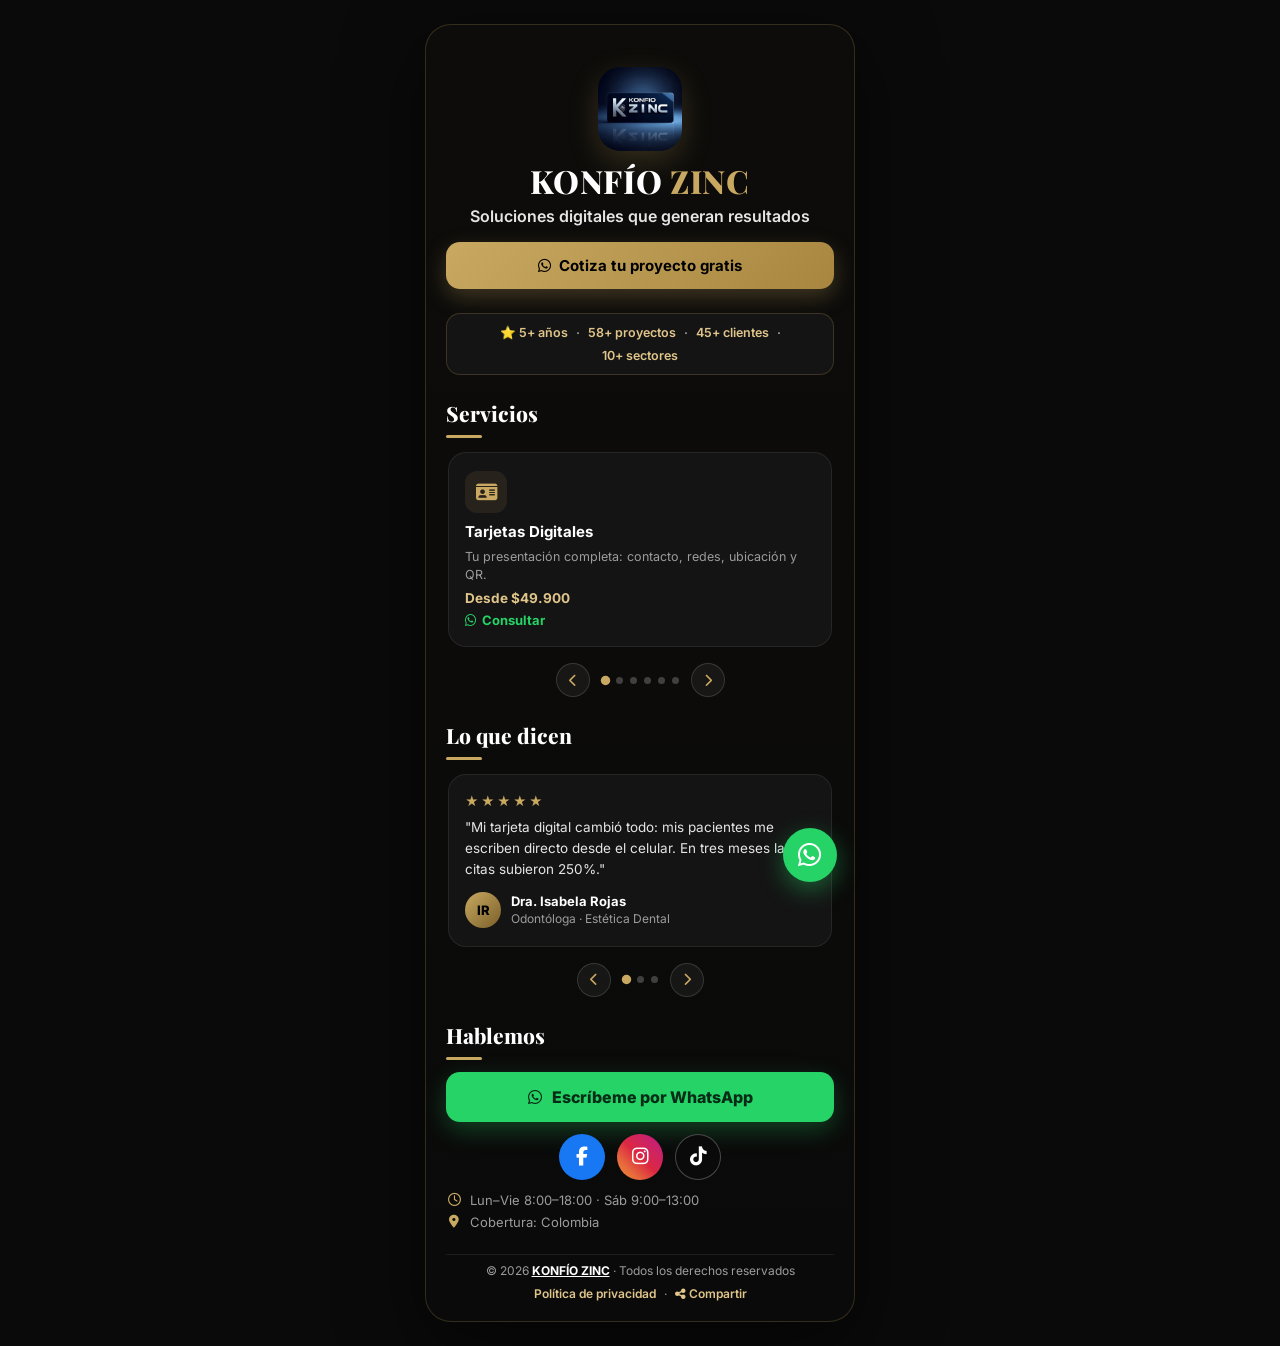
<file: index.html>
<!DOCTYPE html>
<html lang="es-CO">
<head>
<meta charset="UTF-8">
<meta name="viewport" content="width=device-width, initial-scale=1.0">
<meta name="theme-color" content="#0A0A0A">

<!-- ═══ SEO ═══════════════════════════════════════════ -->
<title>KONFÍO ZINC | Soluciones digitales para negocios</title>
<meta name="description" content="KONFÍO ZINC — Tarjetas digitales, catálogos, menús, landing pages, códigos QR y agentes IA para hacer crecer tu negocio. Colombia.">
<meta name="author" content="KONFÍO ZINC">
<meta name="robots" content="index, follow, max-image-preview:large">
<link rel="canonical" href="https://konfiozinc.github.io/tarjetapre/">

<!-- ═══ OPEN GRAPH ═════════════════════════════════════ -->
<meta property="og:type" content="website">
<meta property="og:site_name" content="KONFÍO ZINC">
<meta property="og:locale" content="es_CO">
<meta property="og:url" content="https://konfiozinc.github.io/tarjetapre/">
<meta property="og:title" content="KONFÍO ZINC | Soluciones digitales para negocios">
<meta property="og:description" content="Tarjetas digitales, catálogos, menús, landing pages, códigos QR y agentes IA para hacer crecer tu negocio.">
<meta property="og:image" content="https://konfiozinc.github.io/tarjetapre/og-image.jpg">
<meta property="og:image:width" content="1200">
<meta property="og:image:height" content="630">
<meta property="og:image:alt" content="KONFÍO ZINC — Soluciones digitales para negocios">

<!-- ═══ TWITTER CARD ═══════════════════════════════════ -->
<meta name="twitter:card" content="summary_large_image">
<meta name="twitter:title" content="KONFÍO ZINC | Soluciones digitales para negocios">
<meta name="twitter:description" content="Impulsamos tu marca con estrategias digitales que generan resultados medibles.">
<meta name="twitter:image" content="https://konfiozinc.github.io/tarjetapre/og-image.jpg">

<!-- ═══ PWA ═══════════════════════════════════════════ -->
<link rel="manifest" href="manifest.json">
<link rel="icon" type="image/jpeg" href="assets/logo.jpeg">
<link rel="apple-touch-icon" href="icons/apple-touch-180.png">

<!-- ═══ GA4 ═══════════════════════════════════════════ -->
<script async src="https://www.googletagmanager.com/gtag/js?id=G-0JKTZNMPWX"></script>
<script>
  window.dataLayer = window.dataLayer || [];
  function gtag(){dataLayer.push(arguments);}
  gtag('js', new Date());
  gtag('config', 'G-0JKTZNMPWX', { send_page_view: true });
</script>

<!-- ═══ JSON-LD ═══════════════════════════════════════ -->
<script type="application/ld+json">
{
  "@context": "https://schema.org",
  "@type": "ProfessionalService",
  "name": "KONFÍO ZINC",
  "alternateName": "Konfio Zinc · KZ Soluciones Digitales",
  "description": "Agencia de soluciones digitales: tarjetas digitales, catálogos digitales, menús digitales, landing pages, códigos QR y agentes IA para negocios en Colombia.",
  "url": "https://konfiozinc.github.io/tarjetapre/",
  "image": "https://konfiozinc.github.io/tarjetapre/og-image.jpg",
  "logo": "https://konfiozinc.github.io/tarjetapre/assets/logo.jpeg",
  "email": "konfiozinc@gmail.com",
  "telephone": "+573206411340",
  "priceRange": "$$",
  "currenciesAccepted": "COP",
  "founder": { "@type": "Person", "name": "Darwin Montalvo", "jobTitle": "Fundador" },
  "address": { "@type": "PostalAddress", "addressCountry": "CO", "addressRegion": "Colombia" },
  "areaServed": { "@type": "Country", "name": "Colombia" },
  "openingHoursSpecification": [
    { "@type": "OpeningHoursSpecification", "dayOfWeek": ["Monday","Tuesday","Wednesday","Thursday","Friday"], "opens": "08:00", "closes": "18:00" },
    { "@type": "OpeningHoursSpecification", "dayOfWeek": "Saturday", "opens": "09:00", "closes": "13:00" }
  ],
  "sameAs": [
    "https://www.facebook.com/share/1DRqH4Vvrt/",
    "https://www.instagram.com/konfio_zinc",
    "https://www.tiktok.com/@tarjetaszinc"
  ],
  "hasOfferCatalog": {
    "@type": "OfferCatalog",
    "name": "Soluciones digitales KONFÍO ZINC",
    "itemListElement": [
      { "@type": "Offer", "itemOffered": { "@type": "Service", "name": "Tarjetas Digitales", "description": "Desde $49.900" } },
      { "@type": "Offer", "itemOffered": { "@type": "Service", "name": "Catálogos Digitales", "description": "Desde $120.000" } },
      { "@type": "Offer", "itemOffered": { "@type": "Service", "name": "Menús Digitales", "description": "Desde $150.000" } },
      { "@type": "Offer", "itemOffered": { "@type": "Service", "name": "Landing Pages", "description": "Desde $699.000" } },
      { "@type": "Offer", "itemOffered": { "@type": "Service", "name": "Códigos QR", "description": "Desde $50.000" } },
      { "@type": "Offer", "itemOffered": { "@type": "Service", "name": "Agentes IA", "description": "Desde $250.000" } }
    ]
  }
}
</script>

<!-- ═══ FUENTES ═══════════════════════════════════════ -->
<link rel="preconnect" href="https://fonts.googleapis.com">
<link rel="preconnect" href="https://fonts.gstatic.com" crossorigin>
<link href="https://fonts.googleapis.com/css2?family=Inter:wght@400;500;600;700;800&family=Playfair+Display:wght@700;800&display=swap" rel="stylesheet">
<link rel="stylesheet" href="https://cdnjs.cloudflare.com/ajax/libs/font-awesome/6.5.1/css/all.min.css">
<link rel="stylesheet" href="styles.css">
    <link rel="icon" type="image/svg+xml" href="favicon.svg">
    <link rel="icon" type="image/png" href="icons/icon-512.png">
</head>
<body>
<a class="skip-link" href="#contenido">Saltar al contenido</a>

<main id="contenido" class="card">
  <!-- ═══ HERO ═══ -->
  <header class="hero">
    <img class="logo-img" src="assets/logo.jpeg" alt="Logotipo de KONFÍO ZINC" width="84" height="84">
    <h1 class="brand">KONFÍO <span class="gold">ZINC</span></h1>
    <p class="tagline">Soluciones digitales que generan resultados</p>

    <div class="hero-cta">
      <a class="btn btn-primary" href="https://wa.me/573206411340?text=Hola%2C%20quiero%20una%20cotizaci%C3%B3n%20gratis%20para%20mi%20negocio" target="_blank" rel="noopener">
        <i class="fab fa-whatsapp" aria-hidden="true"></i> Cotiza tu proyecto gratis
      </a>
    </div>
  </header>

  <!-- ═══ BARRA DE CONFIANZA ═══ -->
  <div class="trust-bar" aria-label="Trayectoria de KONFÍO ZINC">
    <span>⭐ 5+ años</span><span class="dot">·</span><span>58+ proyectos</span><span class="dot">·</span><span>45+ clientes</span><span class="dot">·</span><span>10+ sectores</span>
  </div>

  <!-- ═══ SERVICIOS (carrusel) ═══ -->
  <section class="section" aria-labelledby="titulo-servicios">
    <h2 id="titulo-servicios" class="section-title">Servicios</h2>

    <div class="carousel" data-carousel data-loop="true">
      <div class="carousel-track" data-track>
        <article class="service" data-slide>
          <div class="service-icon" aria-hidden="true"><i class="fas fa-id-card"></i></div>
          <h3 class="service-name">Tarjetas Digitales</h3>
          <p class="service-desc">Tu presentación completa: contacto, redes, ubicación y QR.</p>
          <span class="service-price">Desde $49.900</span>
          <a class="service-link" href="https://wa.me/573206411340?text=Hola%2C%20me%20interesa%20una%20Tarjeta%20Digital" target="_blank" rel="noopener"><i class="fab fa-whatsapp" aria-hidden="true"></i> Consultar</a>
        </article>

        <article class="service" data-slide>
          <div class="service-icon" aria-hidden="true"><i class="fas fa-book-open"></i></div>
          <h3 class="service-name">Catálogos Digitales</h3>
          <p class="service-desc">Productos con fotos y precios actualizables.</p>
          <span class="service-price">Desde $120.000</span>
          <a class="service-link" href="https://wa.me/573206411340?text=Hola%2C%20me%20interesa%20un%20Cat%C3%A1logo%20Digital" target="_blank" rel="noopener"><i class="fab fa-whatsapp" aria-hidden="true"></i> Consultar</a>
        </article>

        <article class="service" data-slide>
          <div class="service-icon" aria-hidden="true"><i class="fas fa-utensils"></i></div>
          <h3 class="service-name">Menús Digitales</h3>
          <p class="service-desc">Menús con QR y pedido directo por WhatsApp.</p>
          <span class="service-price">Desde $150.000</span>
          <a class="service-link" href="https://wa.me/573206411340?text=Hola%2C%20me%20interesa%20un%20Men%C3%BA%20Digital" target="_blank" rel="noopener"><i class="fab fa-whatsapp" aria-hidden="true"></i> Consultar</a>
        </article>

        <article class="service" data-slide>
          <div class="service-icon" aria-hidden="true"><i class="fas fa-rocket"></i></div>
          <h3 class="service-name">Landing Pages</h3>
          <p class="service-desc">Páginas enfocadas en convertir visitantes en clientes.</p>
          <span class="service-price">Desde $699.000</span>
          <a class="service-link" href="https://wa.me/573206411340?text=Hola%2C%20me%20interesa%20una%20Landing%20Page" target="_blank" rel="noopener"><i class="fab fa-whatsapp" aria-hidden="true"></i> Consultar</a>
        </article>

        <article class="service" data-slide>
          <div class="service-icon" aria-hidden="true"><i class="fas fa-qrcode"></i></div>
          <h3 class="service-name">Códigos QR</h3>
          <p class="service-desc">QR con tu logo para mesas, vitrinas o empaques.</p>
          <span class="service-price">Desde $50.000</span>
          <a class="service-link" href="https://wa.me/573206411340?text=Hola%2C%20me%20interesa%20un%20C%C3%B3digo%20QR" target="_blank" rel="noopener"><i class="fab fa-whatsapp" aria-hidden="true"></i> Consultar</a>
        </article>

        <article class="service" data-slide>
          <div class="service-icon" aria-hidden="true"><i class="fas fa-robot"></i></div>
          <h3 class="service-name">Agentes IA</h3>
          <p class="service-desc">Asistente que responde y agenda citas 24/7.</p>
          <span class="service-price">Desde $250.000</span>
          <a class="service-link" href="https://wa.me/573206411340?text=Hola%2C%20me%20interesa%20un%20Agente%20IA" target="_blank" rel="noopener"><i class="fab fa-whatsapp" aria-hidden="true"></i> Consultar</a>
        </article>
      </div>
      <div class="carousel-nav">
        <button class="carousel-arrow prev" data-prev aria-label="Servicio anterior"><i class="fas fa-chevron-left" aria-hidden="true"></i></button>
        <div class="carousel-dots" data-dots></div>
        <button class="carousel-arrow next" data-next aria-label="Servicio siguiente"><i class="fas fa-chevron-right" aria-hidden="true"></i></button>
      </div>
    </div>
  </section>

  <!-- ═══ TESTIMONIOS (carrusel) ═══ -->
  <section class="section" aria-labelledby="titulo-testimonios">
    <h2 id="titulo-testimonios" class="section-title">Lo que dicen</h2>

    <div class="carousel" data-carousel data-loop="true">
      <div class="carousel-track" data-track>
        <figure class="testimonial" data-slide>
          <div class="stars" aria-label="5 de 5 estrellas">★★★★★</div>
          <blockquote>"Mi tarjeta digital cambió todo: mis pacientes me escriben directo desde el celular. En tres meses las citas subieron 250%."</blockquote>
          <figcaption>
            <span class="t-avatar" aria-hidden="true">IR</span>
            <span><strong>Dra. Isabela Rojas</strong><br>Odontóloga · Estética Dental</span>
          </figcaption>
        </figure>

        <figure class="testimonial" data-slide>
          <div class="stars" aria-label="5 de 5 estrellas">★★★★★</div>
          <blockquote>"El menú digital con QR triplicó mis pedidos por WhatsApp. Los clientes ven los platos y precios sin preguntar."</blockquote>
          <figcaption>
            <span class="t-avatar" aria-hidden="true">ET</span>
            <span><strong>EL TITI</strong><br>Restaurante · Bello, Antioquia</span>
          </figcaption>
        </figure>

        <figure class="testimonial" data-slide>
          <div class="stars" aria-label="5 de 5 estrellas">★★★★★</div>
          <blockquote>"Desde que rediseñaron nuestra presencia digital, los clientes llegan sabiendo qué hacemos. Las consultas crecieron 150%."</blockquote>
          <figcaption>
            <span class="t-avatar" aria-hidden="true">AD</span>
            <span><strong>Alí Montalvo</strong><br>Socio director · Abogados DTA</span>
          </figcaption>
        </figure>
      </div>
      <div class="carousel-nav">
        <button class="carousel-arrow prev" data-prev aria-label="Testimonio anterior"><i class="fas fa-chevron-left" aria-hidden="true"></i></button>
        <div class="carousel-dots" data-dots></div>
        <button class="carousel-arrow next" data-next aria-label="Testimonio siguiente"><i class="fas fa-chevron-right" aria-hidden="true"></i></button>
      </div>
    </div>
  </section>

  <!-- ═══ CONTACTO ═══ -->
  <section class="section" aria-labelledby="titulo-contacto">
    <h2 id="titulo-contacto" class="section-title">Hablemos</h2>

    <a class="btn btn-wa-large" href="https://wa.me/573206411340?text=Hola%2C%20quiero%20una%20cotizaci%C3%B3n%20gratis%20para%20mi%20negocio" target="_blank" rel="noopener">
      <i class="fab fa-whatsapp" aria-hidden="true"></i> Escríbeme por WhatsApp
    </a>

    <div class="socials" aria-label="Redes sociales de KONFÍO ZINC">
      <a href="https://www.facebook.com/share/1DRqH4Vvrt/" target="_blank" rel="noopener" class="social fb" aria-label="Facebook"><i class="fab fa-facebook-f" aria-hidden="true"></i></a>
      <a href="https://www.instagram.com/konfio_zinc" target="_blank" rel="noopener" class="social ig" aria-label="Instagram"><i class="fab fa-instagram" aria-hidden="true"></i></a>
      <a href="https://www.tiktok.com/@tarjetaszinc" target="_blank" rel="noopener" class="social tk" aria-label="TikTok"><i class="fab fa-tiktok" aria-hidden="true"></i></a>
    </div>

    <div class="contact-meta">
      <p class="meta-line"><i class="far fa-clock" aria-hidden="true"></i> Lun–Vie 8:00–18:00 · Sáb 9:00–13:00</p>
      <p class="meta-line"><i class="fas fa-location-dot" aria-hidden="true"></i> Cobertura: Colombia</p>
    </div>
  </section>

  <!-- ═══ FOOTER ═══ -->
  <footer class="footer">
    <p>© 2026 <a href="https://konfiozinc.github.io/card/" target="_blank" style="color: #ffffff; text-decoration: underline; font-weight: bold;">KONFÍO ZINC</a> · Todos los derechos reservados</p>
    <p class="footer-links">
      <a href="privacidad.html">Política de privacidad</a>
      <span aria-hidden="true">·</span>
      <button class="share-btn" id="share-btn" type="button"><i class="fas fa-share-nodes" aria-hidden="true"></i> Compartir</button>
    </p>
  </footer>
</main>

<!-- ═══ WHATSAPP FLOTANTE (anclado al contenedor) ═══ -->
<a href="https://wa.me/573206411340?text=Hola%2C%20quiero%20una%20cotizaci%C3%B3n%20gratis%20para%20mi%20negocio" target="_blank" rel="noopener" class="wa-float" aria-label="Escribir por WhatsApp">
  <i class="fab fa-whatsapp" aria-hidden="true"></i>
</a>

<script src="scripts.js" defer></script>
</body>
</html>
</file>
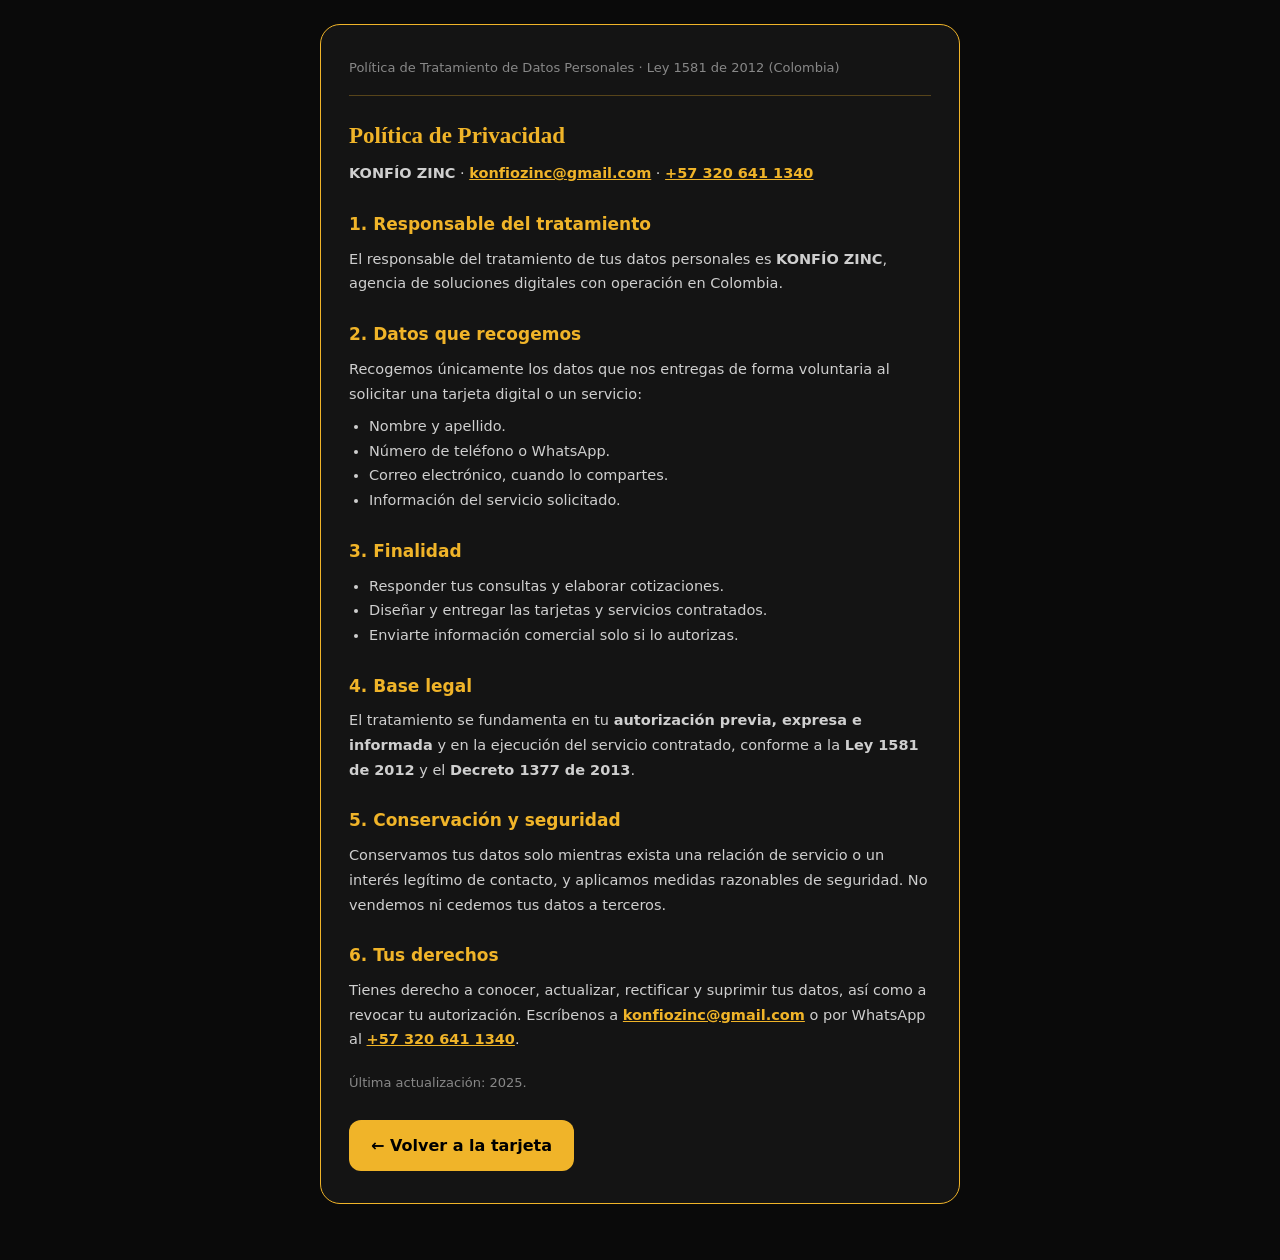
<file: privacidad.html>
<!DOCTYPE html>
<html lang="es">
<head>
  <meta charset="UTF-8" />
  <meta name="viewport" content="width=device-width, initial-scale=1.0" />
  <title>Política de Privacidad — KONFÍO ZINC</title>
  <meta name="robots" content="noindex" />
  <link rel="icon" type="image/png" href="icons/favicon-64.png" />
  <style>
    *{box-sizing:border-box;margin:0;padding:0}
    body{background:#0A0A0A;color:#E5E5E5;font-family:'Plus Jakarta Sans',system-ui,sans-serif;line-height:1.7;padding:24px 16px 56px;display:flex;justify-content:center}
    .hoja{max-width:640px;background:#141414;border-radius:20px;padding:32px 28px;border:1px solid #F0B429}
    h1{font-size:23px;color:#F0B429;margin-bottom:6px;font-family:Georgia,serif}
    h2{font-size:17px;color:#F0B429;margin:24px 0 8px}
    p,li{font-size:14.5px;color:#cfcfcf}
    ul{margin:8px 0 8px 20px}
    a{color:#F0B429;font-weight:700}
    .sello{margin-bottom:20px;padding-bottom:16px;border-bottom:1px solid rgba(240,180,41,.3);color:#888;font-size:13px}
    .volver{display:inline-block;margin-top:26px;background:#F0B429;color:#000;text-decoration:none;font-weight:800;padding:12px 22px;border-radius:12px}
  </style>
    <meta name="description" content="Política de privacidad de Tarjeta Pre. Tarjeta digital creada por KONFÍO ZINC.">
    <meta property="og:title" content="Política de privacidad · Tarjeta Pre">
    <meta property="og:description" content="Política de privacidad de Tarjeta Pre. Tarjeta digital creada por KONFÍO ZINC.">
    <meta property="og:image" content="https://konfiozinc.github.io/card/assets/img/og/og-tarjetas-digitales.png">
    <meta property="og:image:width" content="1200">
    <meta property="og:image:height" content="630">
    <meta property="og:type" content="website">
    <meta property="og:site_name" content="KONFÍO ZINC">
    <meta property="og:locale" content="es_CO">
    <link rel="icon" type="image/svg+xml" href="favicon.svg">
</head>
<body>
  <main class="hoja">
    <p class="sello">Política de Tratamiento de Datos Personales · Ley 1581 de 2012 (Colombia)</p>
    <h1>Política de Privacidad</h1>
    <p><strong>KONFÍO ZINC</strong> · <a href="mailto:konfiozinc@gmail.com">konfiozinc@gmail.com</a> · <a href="https://wa.me/573206411340">+57 320 641 1340</a></p>

    <h2>1. Responsable del tratamiento</h2>
    <p>El responsable del tratamiento de tus datos personales es <strong>KONFÍO ZINC</strong>, agencia de soluciones digitales con operación en Colombia.</p>

    <h2>2. Datos que recogemos</h2>
    <p>Recogemos únicamente los datos que nos entregas de forma voluntaria al solicitar una tarjeta digital o un servicio:</p>
    <ul>
      <li>Nombre y apellido.</li>
      <li>Número de teléfono o WhatsApp.</li>
      <li>Correo electrónico, cuando lo compartes.</li>
      <li>Información del servicio solicitado.</li>
    </ul>

    <h2>3. Finalidad</h2>
    <ul>
      <li>Responder tus consultas y elaborar cotizaciones.</li>
      <li>Diseñar y entregar las tarjetas y servicios contratados.</li>
      <li>Enviarte información comercial solo si lo autorizas.</li>
    </ul>

    <h2>4. Base legal</h2>
    <p>El tratamiento se fundamenta en tu <strong>autorización previa, expresa e informada</strong> y en la ejecución del servicio contratado, conforme a la <strong>Ley 1581 de 2012</strong> y el <strong>Decreto 1377 de 2013</strong>.</p>

    <h2>5. Conservación y seguridad</h2>
    <p>Conservamos tus datos solo mientras exista una relación de servicio o un interés legítimo de contacto, y aplicamos medidas razonables de seguridad. No vendemos ni cedemos tus datos a terceros.</p>

    <h2>6. Tus derechos</h2>
    <p>Tienes derecho a conocer, actualizar, rectificar y suprimir tus datos, así como a revocar tu autorización. Escríbenos a <a href="mailto:konfiozinc@gmail.com">konfiozinc@gmail.com</a> o por WhatsApp al <a href="https://wa.me/573206411340">+57 320 641 1340</a>.</p>

    <p style="margin-top:20px;font-size:13px;color:#888">Última actualización: 2025.</p>
    <a class="volver" href="./">← Volver a la tarjeta</a>
  </main>
</body>
</html>
</file>
<file: styles.css>
/* ══════════════════════════════════════════════════════════
   KONFÍO ZINC · Tarjeta digital ejecutiva premium
   Paleta: negro #0A0A0A · dorado #C9A961 · blanco · gris acero
══════════════════════════════════════════════════════════ */
:root {
  --bg: #0A0A0A;
  --bg-soft: #141414;
  --gold: #C9A961;
  --gold-soft: #E0C58A;
  --white: #FFFFFF;
  --steel: #E5E5E5;
  --gray: #9C9C9C;
  --line: rgba(201,169,97,0.22);
  --radius: 18px;
  --font-sans: 'Inter', system-ui, -apple-system, sans-serif;
  --font-serif: 'Playfair Display', Georgia, serif;
  --card-max: 430px;
}

* { box-sizing: border-box; margin: 0; padding: 0; }

html { scroll-behavior: smooth; }

body {
  font-family: var(--font-sans);
  background: var(--bg);
  color: var(--white);
  min-height: 100vh;
  -webkit-font-smoothing: antialiased;
  text-rendering: optimizeLegibility;
}

.skip-link {
  position: absolute; left: -9999px; top: 0;
  background: var(--gold); color: #000; padding: 10px 16px;
  border-radius: 0 0 10px 0; z-index: 100; text-decoration: none; font-weight: 700;
}
.skip-link:focus { left: 0; }

/* ══════════ TARJETA CONTENEDOR ══════════ */
.card {
  max-width: var(--card-max);
  margin: 0 auto;
  padding: 28px 20px 20px;
  min-height: 100vh;
  display: flex;
  flex-direction: column;
  gap: 24px;
}

/* ══════════ HERO ══════════ */
.hero { text-align: center; padding-top: 14px; animation: fadeUp .7s ease both; }
.logo-img {
  width: 84px; height: 84px;
  border-radius: 22px;
  object-fit: cover;
  margin: 0 auto 12px;
  display: block;
  box-shadow: 0 10px 30px rgba(201,169,97,0.22);
  background: #000;
}
.brand {
  font-family: var(--font-serif);
  font-size: 32px;
  font-weight: 800;
  letter-spacing: 0.02em;
  line-height: 1.1;
}
.brand .gold { color: var(--gold); }
.tagline {
  margin-top: 8px;
  font-size: 16px;
  font-weight: 600;
  color: var(--steel);
}
.hero-cta { margin-top: 16px; display: flex; flex-direction: column; gap: 10px; }

/* ══════════ BOTONES ══════════ */
.btn {
  display: inline-flex; align-items: center; justify-content: center; gap: 8px;
  padding: 14px 18px;
  border-radius: 14px;
  font-size: 15px; font-weight: 700;
  text-decoration: none;
  transition: transform .18s ease, box-shadow .18s ease;
}
.btn:active { transform: scale(.98); }
.btn-primary {
  background: linear-gradient(135deg, var(--gold), #a8863f);
  color: #000;
  box-shadow: 0 8px 22px rgba(201,169,97,0.28);
}
.btn-wa-large {
  display: flex; align-items: center; justify-content: center; gap: 10px;
  padding: 15px 18px;
  border-radius: 14px;
  font-size: 16px; font-weight: 800;
  text-decoration: none;
  background: #25D366; color: #062b16;
  box-shadow: 0 8px 24px rgba(37,211,102,0.28);
  transition: transform .18s ease;
}
.btn-wa-large:active { transform: scale(.98); }

/* ══════════ BARRA DE CONFIANZA ══════════ */
.trust-bar {
  display: flex; flex-wrap: wrap; justify-content: center; align-items: center;
  gap: 8px;
  padding: 11px 14px;
  background: var(--bg-soft);
  border: 1px solid var(--line);
  border-radius: 14px;
  font-size: 12.5px; font-weight: 600; color: var(--gold-soft);
  animation: fadeUp .7s .08s ease both;
}
.trust-bar .dot { color: var(--gray); }

/* ══════════ SECCIONES ══════════ */
.section { display: flex; flex-direction: column; gap: 12px; }
.section-title {
  font-family: var(--font-serif);
  font-size: 21px; font-weight: 800;
  color: var(--white);
}
.section-title::after {
  content: "";
  display: block; width: 36px; height: 3px;
  margin-top: 8px;
  background: var(--gold);
  border-radius: 2px;
}

/* ══════════ CARRUSEL ══════════ */
.carousel { position: relative; }
.carousel-track {
  display: flex;
  overflow-x: auto;
  scroll-snap-type: x mandatory;
  -webkit-overflow-scrolling: touch;
  gap: 12px;
  padding: 2px 2px 6px;
  scrollbar-width: none;
}
.carousel-track::-webkit-scrollbar { display: none; }
.carousel-track > * {
  scroll-snap-align: center;
  flex: 0 0 100%;
}

.carousel-nav {
  display: flex; align-items: center; justify-content: center; gap: 12px;
  margin-top: 10px;
}
.carousel-arrow {
  width: 34px; height: 34px; flex-shrink: 0;
  display: grid; place-items: center;
  border-radius: 50%;
  border: 1px solid rgba(255,255,255,0.14);
  background: rgba(255,255,255,0.05);
  color: var(--gold);
  cursor: pointer;
  font-size: 13px;
  transition: background .18s ease, border-color .18s ease;
}
.carousel-arrow:hover { background: rgba(201,169,97,0.12); border-color: var(--line); }
.carousel-dots { display: flex; gap: 7px; }
.carousel-dots .dot {
  width: 7px; height: 7px;
  border-radius: 50%;
  background: rgba(255,255,255,0.22);
  border: none; padding: 0; cursor: pointer;
  transition: background .2s ease, transform .2s ease;
}
.carousel-dots .dot.active { background: var(--gold); transform: scale(1.35); }

/* ══════════ SERVICIO (slide) ══════════ */
.service {
  display: flex; flex-direction: column; gap: 6px;
  padding: 18px 16px;
  background: var(--bg-soft);
  border: 1px solid rgba(255,255,255,0.08);
  border-radius: var(--radius);
  min-height: 172px;
}
.service-icon {
  width: 42px; height: 42px;
  display: grid; place-items: center;
  font-size: 19px; color: var(--gold);
  background: rgba(201,169,97,0.10);
  border-radius: 12px;
  margin-bottom: 4px;
}
.service-name { font-size: 15px; font-weight: 700; line-height: 1.25; }
.service-desc { font-size: 12.5px; line-height: 1.45; color: var(--gray); }
.service-price { font-size: 13.5px; font-weight: 700; color: var(--gold-soft); }
.service-link {
  margin-top: auto;
  display: inline-flex; align-items: center; gap: 6px;
  font-size: 13px; font-weight: 700;
  color: #25D366;
  text-decoration: none;
}
.service-link:hover { text-decoration: underline; }

/* ══════════ TESTIMONIO (slide) ══════════ */
.testimonial {
  padding: 18px 16px;
  background: var(--bg-soft);
  border: 1px solid rgba(255,255,255,0.08);
  border-radius: var(--radius);
  min-height: 172px;
}
.stars { color: var(--gold); font-size: 13px; letter-spacing: 2px; margin-bottom: 8px; }
.testimonial blockquote {
  font-size: 13.5px; line-height: 1.55; color: var(--steel);
  quotes: "“" "”";
}
.testimonial figcaption {
  display: flex; align-items: center; gap: 10px;
  margin-top: 12px;
  font-size: 12px; color: var(--gray); line-height: 1.4;
}
.testimonial figcaption strong { color: var(--white); font-size: 13px; }
.t-avatar {
  width: 36px; height: 36px; flex-shrink: 0;
  display: grid; place-items: center;
  border-radius: 50%;
  background: linear-gradient(135deg, var(--gold), #7a5f28);
  color: #000; font-weight: 800; font-size: 13px;
}

/* ══════════ CONTACTO ══════════ */
.socials { display: flex; justify-content: center; gap: 12px; }
.social {
  width: 46px; height: 46px;
  display: grid; place-items: center;
  border-radius: 50%;
  font-size: 19px; color: #fff; text-decoration: none;
  transition: transform .18s ease;
}
.social:active { transform: scale(.94); }
.social.fb { background: #1877F2; }
.social.ig { background: linear-gradient(45deg,#f09433,#e6683c,#dc2743,#cc2366,#bc1888); }
.social.tk { background: #0a0a0a; border: 1.5px solid rgba(255,255,255,0.25); }
.contact-meta {
  display: flex; flex-direction: column; gap: 6px;
  font-size: 13px; color: var(--gray);
}
.meta-line { display: flex; align-items: center; gap: 8px; }
.meta-line i { color: var(--gold); width: 16px; text-align: center; }

/* ══════════ FOOTER ══════════ */
.footer {
  text-align: center;
  font-size: 12px; color: var(--gray);
  padding-top: 8px;
  border-top: 1px solid rgba(255,255,255,0.08);
}
.footer-links {
  margin-top: 8px;
  display: flex; align-items: center; justify-content: center; gap: 8px;
}
.footer-links a, .share-btn {
  color: var(--gold-soft);
  text-decoration: none;
  font-size: 12px; font-weight: 600;
  background: none; border: none; cursor: pointer;
  padding: 0; font-family: inherit;
}
.footer-links a:hover, .share-btn:hover { text-decoration: underline; }

/* ══════════ WHATSAPP FLOTANTE (anclado al borde del contenedor) ══════════ */
.wa-float {
  position: fixed;
  bottom: 18px;
  /* 16px dentro del borde derecho del contenedor centrado */
  right: max(18px, calc(50vw - (var(--card-max) / 2) + 18px));
  width: 54px; height: 54px;
  display: grid; place-items: center;
  border-radius: 50%;
  background: #25D366; color: #fff;
  font-size: 27px;
  text-decoration: none;
  box-shadow: 0 8px 24px rgba(37,211,102,0.4);
  z-index: 50;
  animation: pulse 2.4s infinite;
}
@keyframes pulse {
  0% { box-shadow: 0 0 0 0 rgba(37,211,102,0.45); }
  70% { box-shadow: 0 0 0 16px rgba(37,211,102,0); }
  100% { box-shadow: 0 0 0 0 rgba(37,211,102,0); }
}

/* ══════════ ANIMACIONES ══════════ */
.reveal {
  opacity: 0;
  transform: translateY(16px);
  transition: opacity .55s ease, transform .55s ease;
}
.reveal.visible { opacity: 1; transform: none; }

@keyframes fadeUp {
  from { opacity: 0; transform: translateY(12px); }
  to { opacity: 1; transform: none; }
}

@media (prefers-reduced-motion: reduce) {
  * { animation: none !important; transition: none !important; scroll-behavior: auto !important; }
  .reveal { opacity: 1; transform: none; }
}

/* ══════════ ESCRITORIO (tarjeta centrada) ══════════ */
@media (min-width: 520px) {
  body { padding: 24px; }
  .card {
    border: 1px solid var(--line);
    border-radius: 26px;
    min-height: 0;
    background: linear-gradient(180deg, #0d0c0a, #0A0A0A);
    box-shadow: 0 24px 80px rgba(0,0,0,0.6);
  }
}
</file>
